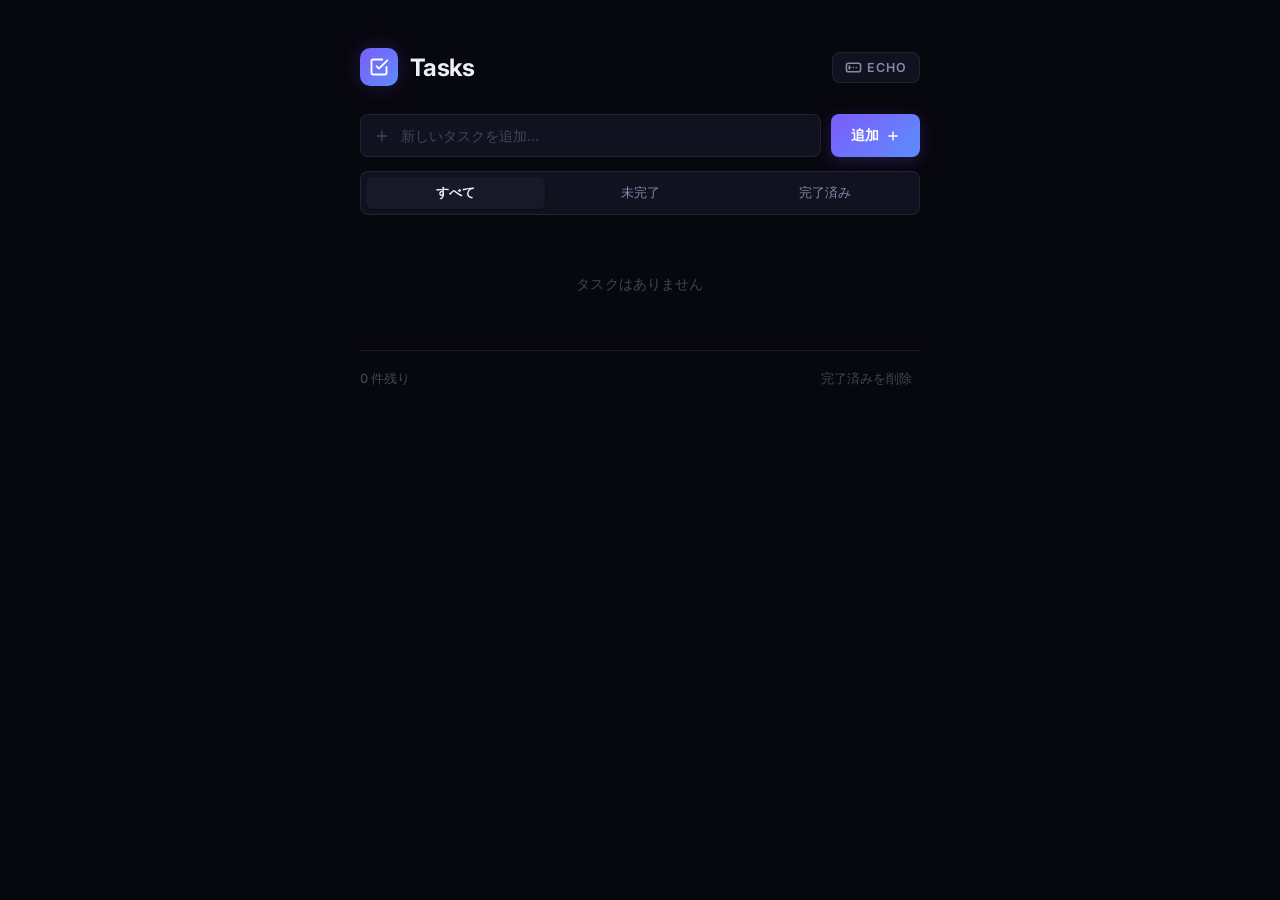
<file: index.html>
<!DOCTYPE html>
<html lang="ja">
<head>
  <meta charset="UTF-8">
  <meta name="viewport" content="width=device-width, initial-scale=1.0">
  <title>Tasks — ToDoアプリ</title>
  <link rel="preconnect" href="https://fonts.googleapis.com">
  <link rel="preconnect" href="https://fonts.gstatic.com" crossorigin>
  <link href="https://fonts.googleapis.com/css2?family=Inter:wght@400;500;600;700&display=swap" rel="stylesheet">
  <link rel="stylesheet" href="style.css">
</head>
<body>
  <div class="app">

    <header class="header">
      <div class="header-icon">
        <svg width="20" height="20" viewBox="0 0 24 24" fill="none" stroke="currentColor" stroke-width="2.2" stroke-linecap="round" stroke-linejoin="round">
          <path d="M9 11l3 3L22 4"/>
          <path d="M21 12v7a2 2 0 0 1-2 2H5a2 2 0 0 1-2-2V5a2 2 0 0 1 2-2h11"/>
        </svg>
      </div>
      <h1>Tasks</h1>
      <a href="game.html" class="game-link" title="ECHOゲームで遊ぶ">
        <svg width="17" height="17" viewBox="0 0 24 24" fill="none" stroke="currentColor" stroke-width="2.2" stroke-linecap="round" stroke-linejoin="round">
          <rect x="2" y="6" width="20" height="12" rx="3"/>
          <path d="M12 12h.01M8 12h.01M16 12h.01"/>
          <path d="M6 10v4"/>
        </svg>
        ECHO
      </a>
    </header>

    <form id="todo-form" class="input-row" novalidate>
      <div class="input-wrap">
        <svg class="input-icon" width="16" height="16" viewBox="0 0 24 24" fill="none" stroke="currentColor" stroke-width="2" stroke-linecap="round" stroke-linejoin="round">
          <line x1="12" y1="5" x2="12" y2="19"/><line x1="5" y1="12" x2="19" y2="12"/>
        </svg>
        <input
          type="text"
          id="todo-input"
          placeholder="新しいタスクを追加..."
          autocomplete="off"
          maxlength="120"
          spellcheck="false"
        >
      </div>
      <button type="submit" class="btn-add">
        <span>追加</span>
        <svg width="14" height="14" viewBox="0 0 24 24" fill="none" stroke="currentColor" stroke-width="2.5" stroke-linecap="round" stroke-linejoin="round">
          <line x1="12" y1="5" x2="12" y2="19"/><line x1="5" y1="12" x2="19" y2="12"/>
        </svg>
      </button>
    </form>

    <nav class="filters">
      <button class="filter-btn active" data-filter="all">すべて</button>
      <button class="filter-btn" data-filter="active">未完了</button>
      <button class="filter-btn" data-filter="completed">完了済み</button>
    </nav>

    <ul id="todo-list" role="list" aria-label="タスク一覧"></ul>

    <footer class="footer">
      <span id="remaining-count" class="count-label"></span>
      <button id="clear-completed" class="btn-ghost">完了済みを削除</button>
    </footer>

  </div>
  <script src="app.js"></script>
</body>
</html>
</file>
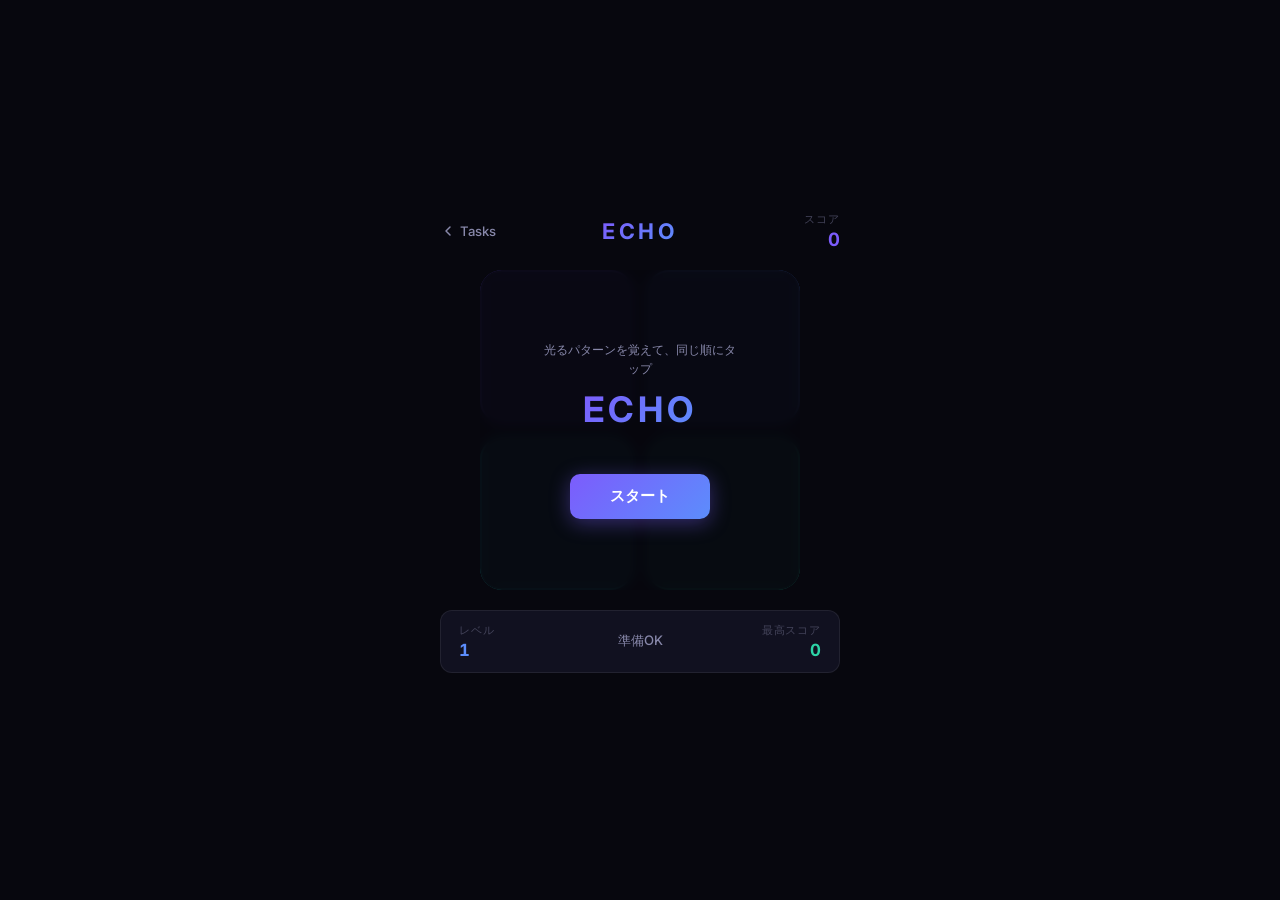
<file: game.html>
<!DOCTYPE html>
<html lang="ja">
<head>
  <meta charset="UTF-8">
  <meta name="viewport" content="width=device-width, initial-scale=1.0">
  <title>ECHO — メモリーゲーム</title>
  <link rel="preconnect" href="https://fonts.googleapis.com">
  <link rel="preconnect" href="https://fonts.gstatic.com" crossorigin>
  <link href="https://fonts.googleapis.com/css2?family=Inter:wght@400;500;600;700&display=swap" rel="stylesheet">
  <link rel="stylesheet" href="game.css">
</head>
<body>
  <div class="game-wrap">

    <header class="game-header">
      <a href="index.html" class="back-link">
        <svg width="16" height="16" viewBox="0 0 24 24" fill="none" stroke="currentColor" stroke-width="2.2" stroke-linecap="round" stroke-linejoin="round">
          <polyline points="15,18 9,12 15,6"/>
        </svg>
        Tasks
      </a>
      <h1 class="game-title">ECHO</h1>
      <div class="score-box">
        <span class="meta-label">スコア</span>
        <span id="score" class="score-num">0</span>
      </div>
    </header>

    <div class="board-area">
      <div id="board" class="board">
        <button class="tile" data-idx="0" aria-label="タイル1" disabled></button>
        <button class="tile" data-idx="1" aria-label="タイル2" disabled></button>
        <button class="tile" data-idx="2" aria-label="タイル3" disabled></button>
        <button class="tile" data-idx="3" aria-label="タイル4" disabled></button>
      </div>

      <!-- Start / Game-over overlay sits inside board-area -->
      <div id="overlay" class="overlay">
        <div class="overlay-inner">
          <p class="overlay-eyebrow" id="overlay-eyebrow">光るパターンを覚えて、同じ順にタップ</p>
          <h2 class="overlay-heading" id="overlay-heading">ECHO</h2>
          <p class="overlay-sub" id="overlay-sub"></p>
          <button id="action-btn" class="action-btn">スタート</button>
        </div>
      </div>
    </div>

    <div class="stats-bar">
      <div class="stat">
        <span class="meta-label">レベル</span>
        <span id="level" class="stat-val level-val">1</span>
      </div>
      <span id="status-msg" class="status-msg">準備OK</span>
      <div class="stat stat-right">
        <span class="meta-label">最高スコア</span>
        <span id="best" class="stat-val best-val">0</span>
      </div>
    </div>

  </div>
  <script src="game.js"></script>
</body>
</html>
</file>
<file: style.css>
/* =============================================
   Design tokens
   ============================================= */
:root {
  --bg:           #07070e;
  --surface:      #0d0d18;
  --card:         #111120;
  --elevated:     #181828;
  --border:       rgba(255,255,255,0.07);
  --border-focus: rgba(124,92,252,0.6);
  --accent:       #7c5cfc;
  --accent-light: #9f82fd;
  --accent-glow:  rgba(124,92,252,0.22);
  --accent-btn:   linear-gradient(135deg,#7c5cfc 0%,#5c8dfc 100%);
  --text-1:       #eeeef5;
  --text-2:       #8888aa;
  --text-3:       #44445a;
  --success:      #2dd4a7;
  --danger:       #ff6b6b;
  --danger-dim:   rgba(255,107,107,0.12);
  --radius:       12px;
  --radius-sm:    8px;
  --transition:   0.18s ease;
}

/* =============================================
   Reset & base
   ============================================= */
*, *::before, *::after { box-sizing: border-box; margin: 0; padding: 0; }

html { -webkit-font-smoothing: antialiased; }

body {
  font-family: 'Inter', system-ui, -apple-system, sans-serif;
  background: var(--bg);
  color: var(--text-1);
  min-height: 100vh;
  display: flex;
  align-items: flex-start;
  justify-content: center;
  padding: 48px 16px 80px;
}

/* =============================================
   App shell
   ============================================= */
.app {
  width: 100%;
  max-width: 560px;
}

/* =============================================
   Header
   ============================================= */
.header {
  display: flex;
  align-items: center;
  gap: 12px;
  margin-bottom: 28px;
}

.header-icon {
  width: 38px;
  height: 38px;
  border-radius: 10px;
  background: var(--accent-btn);
  display: flex;
  align-items: center;
  justify-content: center;
  color: #fff;
  flex-shrink: 0;
  box-shadow: 0 0 20px var(--accent-glow);
}

h1 {
  font-size: 1.5rem;
  font-weight: 700;
  letter-spacing: -0.03em;
  background: linear-gradient(135deg, var(--text-1) 30%, var(--text-2));
  -webkit-background-clip: text;
  -webkit-text-fill-color: transparent;
  background-clip: text;
  flex: 1;
}

.game-link {
  display: flex;
  align-items: center;
  gap: 5px;
  padding: 6px 12px;
  border-radius: 8px;
  background: var(--card);
  border: 1.5px solid var(--border);
  color: var(--text-2);
  text-decoration: none;
  font-size: 0.78rem;
  font-weight: 600;
  letter-spacing: 0.08em;
  transition: color var(--transition), border-color var(--transition), background var(--transition);
  white-space: nowrap;
}
.game-link:hover {
  color: var(--accent-light);
  border-color: rgba(124,92,252,0.4);
  background: var(--elevated);
}

/* =============================================
   Input row
   ============================================= */
.input-row {
  display: flex;
  gap: 10px;
  margin-bottom: 14px;
}

.input-wrap {
  flex: 1;
  position: relative;
  display: flex;
  align-items: center;
}

.input-icon {
  position: absolute;
  left: 14px;
  color: var(--text-3);
  pointer-events: none;
  transition: color var(--transition);
}

.input-wrap:focus-within .input-icon {
  color: var(--accent-light);
}

#todo-input {
  width: 100%;
  padding: 12px 14px 12px 40px;
  background: var(--card);
  border: 1.5px solid var(--border);
  border-radius: var(--radius-sm);
  color: var(--text-1);
  font-family: inherit;
  font-size: 0.9rem;
  font-weight: 400;
  outline: none;
  transition: border-color var(--transition), box-shadow var(--transition), background var(--transition);
}

#todo-input::placeholder { color: var(--text-3); }

#todo-input:focus {
  border-color: var(--border-focus);
  background: var(--elevated);
  box-shadow: 0 0 0 3px var(--accent-glow);
}

.btn-add {
  display: flex;
  align-items: center;
  gap: 7px;
  padding: 12px 20px;
  background: var(--accent-btn);
  color: #fff;
  border: none;
  border-radius: var(--radius-sm);
  font-family: inherit;
  font-size: 0.875rem;
  font-weight: 600;
  cursor: pointer;
  white-space: nowrap;
  transition: opacity var(--transition), box-shadow var(--transition), transform var(--transition);
  box-shadow: 0 4px 16px var(--accent-glow);
}

.btn-add:hover {
  opacity: 0.9;
  box-shadow: 0 4px 24px rgba(124,92,252,0.4);
  transform: translateY(-1px);
}

.btn-add:active { transform: translateY(0); opacity: 0.85; }

/* =============================================
   Filters
   ============================================= */
.filters {
  display: flex;
  gap: 6px;
  margin-bottom: 20px;
  background: var(--card);
  border: 1.5px solid var(--border);
  border-radius: var(--radius-sm);
  padding: 5px;
}

.filter-btn {
  flex: 1;
  padding: 7px 10px;
  background: transparent;
  border: none;
  border-radius: 6px;
  color: var(--text-2);
  font-family: inherit;
  font-size: 0.82rem;
  font-weight: 500;
  cursor: pointer;
  transition: color var(--transition), background var(--transition);
}

.filter-btn:hover { color: var(--text-1); background: var(--elevated); }

.filter-btn.active {
  background: var(--elevated);
  color: var(--text-1);
  font-weight: 600;
  box-shadow: 0 1px 3px rgba(0,0,0,0.4);
}

/* =============================================
   Todo list
   ============================================= */
#todo-list {
  list-style: none;
  display: flex;
  flex-direction: column;
  gap: 6px;
  min-height: 32px;
}

.empty-state {
  text-align: center;
  color: var(--text-3);
  font-size: 0.875rem;
  padding: 40px 0;
  letter-spacing: 0.01em;
}

/* =============================================
   Todo item
   ============================================= */
@keyframes itemIn {
  from { opacity: 0; transform: translateY(-6px); }
  to   { opacity: 1; transform: translateY(0); }
}

@keyframes itemOut {
  from { opacity: 1; transform: translateX(0);    max-height: 56px; margin-bottom: 0; }
  to   { opacity: 0; transform: translateX(16px); max-height: 0;    margin-bottom: -6px; }
}

.todo-item {
  display: flex;
  align-items: center;
  gap: 12px;
  padding: 13px 14px;
  background: var(--card);
  border: 1.5px solid var(--border);
  border-radius: var(--radius-sm);
  transition: border-color var(--transition), background var(--transition);
  animation: itemIn 0.2s cubic-bezier(0.34,1.2,0.64,1) both;
  will-change: transform, opacity;
  overflow: hidden;
}

.todo-item:hover {
  border-color: rgba(255,255,255,0.12);
  background: var(--elevated);
}

.todo-item.leaving {
  animation: itemOut 0.22s ease forwards;
  pointer-events: none;
}

/* Custom checkbox */
.checkbox-wrap {
  position: relative;
  flex-shrink: 0;
  width: 20px;
  height: 20px;
}

.checkbox-wrap input[type="checkbox"] {
  position: absolute;
  opacity: 0;
  width: 100%;
  height: 100%;
  cursor: pointer;
  margin: 0;
  z-index: 1;
}

.checkmark {
  display: flex;
  align-items: center;
  justify-content: center;
  width: 20px;
  height: 20px;
  border: 1.5px solid var(--text-3);
  border-radius: 6px;
  transition: all 0.15s ease;
  background: transparent;
}

.checkmark svg {
  opacity: 0;
  transform: scale(0.5);
  transition: all 0.15s ease;
}

.checkbox-wrap input:hover + .checkmark {
  border-color: var(--accent-light);
}

.checkbox-wrap input:checked + .checkmark {
  background: var(--accent-btn);
  border-color: transparent;
  box-shadow: 0 0 8px var(--accent-glow);
}

.checkbox-wrap input:checked + .checkmark svg {
  opacity: 1;
  transform: scale(1);
}

/* Text */
.todo-text {
  flex: 1;
  font-size: 0.9rem;
  font-weight: 400;
  color: var(--text-1);
  line-height: 1.4;
  word-break: break-word;
  transition: color var(--transition);
}

.todo-item.completed .todo-text {
  color: var(--text-3);
  text-decoration: line-through;
  text-decoration-color: var(--text-3);
}

/* Delete button */
.delete-btn {
  opacity: 0;
  display: flex;
  align-items: center;
  justify-content: center;
  width: 28px;
  height: 28px;
  background: transparent;
  border: none;
  border-radius: 6px;
  color: var(--text-3);
  cursor: pointer;
  flex-shrink: 0;
  transition: opacity var(--transition), color var(--transition), background var(--transition);
}

.todo-item:hover .delete-btn { opacity: 1; }

.delete-btn:hover {
  color: var(--danger);
  background: var(--danger-dim);
}

/* =============================================
   Footer
   ============================================= */
.footer {
  display: flex;
  justify-content: space-between;
  align-items: center;
  margin-top: 16px;
  padding-top: 16px;
  border-top: 1px solid var(--border);
}

.count-label {
  font-size: 0.8rem;
  color: var(--text-3);
  font-weight: 500;
  font-variant-numeric: tabular-nums;
}

.btn-ghost {
  background: none;
  border: none;
  color: var(--text-3);
  font-family: inherit;
  font-size: 0.8rem;
  font-weight: 500;
  cursor: pointer;
  padding: 4px 8px;
  border-radius: 6px;
  transition: color var(--transition), background var(--transition);
}

.btn-ghost:hover {
  color: var(--danger);
  background: var(--danger-dim);
}

/* =============================================
   Scrollbar
   ============================================= */
::-webkit-scrollbar { width: 6px; }
::-webkit-scrollbar-track { background: transparent; }
::-webkit-scrollbar-thumb { background: var(--elevated); border-radius: 99px; }
</file>
<file: game.css>
/* =============================================
   Design tokens (mirrors ToDo app palette)
   ============================================= */
:root {
  --bg:        #07070e;
  --card:      #111120;
  --elevated:  #181828;
  --border:    rgba(255,255,255,0.07);
  --text-1:    #eeeef5;
  --text-2:    #8888aa;
  --text-3:    #44445a;
  --radius:    12px;

  /* Tile colours */
  --c0: #7c5cfc;  --g0: rgba(124,92,252,0.55);
  --c1: #5c8dfc;  --g1: rgba(92,141,252,0.55);
  --c2: #2dd4cf;  --g2: rgba(45,212,207,0.55);
  --c3: #2dd4a7;  --g3: rgba(45,212,167,0.55);

  --dim0: rgba(124,92,252,0.14);
  --dim1: rgba(92,141,252,0.14);
  --dim2: rgba(45,212,207,0.14);
  --dim3: rgba(45,212,167,0.14);

  --border0: rgba(124,92,252,0.28);
  --border1: rgba(92,141,252,0.28);
  --border2: rgba(45,212,207,0.28);
  --border3: rgba(45,212,167,0.28);
}

/* =============================================
   Reset & base
   ============================================= */
*, *::before, *::after { box-sizing: border-box; margin: 0; padding: 0; }
html { -webkit-font-smoothing: antialiased; }

body {
  font-family: 'Inter', system-ui, -apple-system, sans-serif;
  background: var(--bg);
  color: var(--text-1);
  min-height: 100vh;
  display: flex;
  align-items: center;
  justify-content: center;
  padding: 32px 16px 48px;
}

/* =============================================
   Layout
   ============================================= */
.game-wrap {
  width: 100%;
  max-width: 400px;
  display: flex;
  flex-direction: column;
  align-items: center;
  gap: 20px;
}

/* =============================================
   Header
   ============================================= */
.game-header {
  width: 100%;
  display: flex;
  align-items: center;
  justify-content: space-between;
}

.back-link {
  display: flex;
  align-items: center;
  gap: 4px;
  color: var(--text-2);
  text-decoration: none;
  font-size: 0.82rem;
  font-weight: 500;
  transition: color 0.18s;
}
.back-link:hover { color: var(--text-1); }

.game-title {
  font-size: 1.35rem;
  font-weight: 700;
  letter-spacing: 0.18em;
  background: linear-gradient(135deg, var(--c0) 0%, var(--c1) 100%);
  -webkit-background-clip: text;
  -webkit-text-fill-color: transparent;
  background-clip: text;
}

.score-box {
  display: flex;
  flex-direction: column;
  align-items: flex-end;
  gap: 1px;
  min-width: 56px;
}
.score-num {
  font-size: 1.15rem;
  font-weight: 700;
  font-variant-numeric: tabular-nums;
  color: var(--c0);
  transition: transform 0.15s cubic-bezier(0.34,1.56,0.64,1);
}
.score-num.pop { transform: scale(1.35); }

/* =============================================
   Board area (tile grid + overlay wrapper)
   ============================================= */
.board-area {
  position: relative;
  width: 320px;
  height: 320px;
}

.board {
  display: grid;
  grid-template-columns: 1fr 1fr;
  gap: 14px;
  width: 100%;
  height: 100%;
}

/* =============================================
   Tiles
   ============================================= */
.tile {
  border-radius: 22px;
  border: 2px solid;
  cursor: pointer;
  transition: transform 0.08s ease, box-shadow 0.15s ease;
  position: relative;
  overflow: hidden;
}
.tile::after {
  content: '';
  position: absolute;
  inset: 0;
  border-radius: inherit;
  background: radial-gradient(circle at 30% 30%, rgba(255,255,255,0.25), transparent 60%);
  opacity: 0;
  transition: opacity 0.15s;
}
.tile:hover:not(:disabled)::after { opacity: 1; }

.tile[data-idx="0"] { background: var(--dim0); border-color: var(--border0); }
.tile[data-idx="1"] { background: var(--dim1); border-color: var(--border1); }
.tile[data-idx="2"] { background: var(--dim2); border-color: var(--border2); }
.tile[data-idx="3"] { background: var(--dim3); border-color: var(--border3); }

/* Active glow state */
.tile[data-idx="0"].lit { background: var(--c0); border-color: var(--c0); box-shadow: 0 0 30px var(--g0), 0 0 60px var(--g0); }
.tile[data-idx="1"].lit { background: var(--c1); border-color: var(--c1); box-shadow: 0 0 30px var(--g1), 0 0 60px var(--g1); }
.tile[data-idx="2"].lit { background: var(--c2); border-color: var(--c2); box-shadow: 0 0 30px var(--g2), 0 0 60px var(--g2); }
.tile[data-idx="3"].lit { background: var(--c3); border-color: var(--c3); box-shadow: 0 0 30px var(--g3), 0 0 60px var(--g3); }

/* Error flash */
.tile.error {
  background: #ff5a5a !important;
  border-color: #ff5a5a !important;
  box-shadow: 0 0 30px rgba(255,90,90,0.7), 0 0 60px rgba(255,90,90,0.4) !important;
}

.tile:hover:not(:disabled) { transform: scale(1.03); }
.tile:active:not(:disabled) { transform: scale(0.96); }
.tile:disabled { cursor: default; }

/* =============================================
   Overlay
   ============================================= */
.overlay {
  position: absolute;
  inset: 0;
  border-radius: 22px;
  background: rgba(7,7,14,0.82);
  backdrop-filter: blur(6px);
  -webkit-backdrop-filter: blur(6px);
  display: flex;
  align-items: center;
  justify-content: center;
  z-index: 10;
  transition: opacity 0.25s ease;
}
.overlay.hidden {
  opacity: 0;
  pointer-events: none;
}

.overlay-inner {
  display: flex;
  flex-direction: column;
  align-items: center;
  gap: 10px;
  padding: 28px 20px;
  text-align: center;
}

.overlay-eyebrow {
  font-size: 0.78rem;
  color: var(--text-2);
  max-width: 200px;
  line-height: 1.55;
}

.overlay-heading {
  font-size: 2.2rem;
  font-weight: 700;
  letter-spacing: 0.12em;
  background: linear-gradient(135deg, var(--c0), var(--c1));
  -webkit-background-clip: text;
  -webkit-text-fill-color: transparent;
  background-clip: text;
}

.overlay-sub {
  font-size: 0.88rem;
  color: var(--c2);
  font-weight: 600;
  min-height: 1.3em;
}

.action-btn {
  margin-top: 6px;
  padding: 12px 40px;
  background: linear-gradient(135deg, var(--c0) 0%, var(--c1) 100%);
  color: #fff;
  border: none;
  border-radius: 10px;
  font-family: inherit;
  font-size: 0.95rem;
  font-weight: 600;
  cursor: pointer;
  box-shadow: 0 4px 20px rgba(124,92,252,0.4);
  transition: opacity 0.18s, transform 0.18s, box-shadow 0.18s;
}
.action-btn:hover {
  opacity: 0.9;
  transform: translateY(-2px);
  box-shadow: 0 6px 28px rgba(124,92,252,0.5);
}
.action-btn:active { transform: translateY(0); opacity: 0.85; }

/* =============================================
   Stats bar
   ============================================= */
.stats-bar {
  width: 100%;
  display: flex;
  align-items: center;
  justify-content: space-between;
  padding: 12px 18px;
  background: var(--card);
  border: 1.5px solid var(--border);
  border-radius: var(--radius);
}

.stat {
  display: flex;
  flex-direction: column;
  gap: 2px;
  min-width: 64px;
}
.stat-right { align-items: flex-end; }

.meta-label {
  font-size: 0.68rem;
  color: var(--text-3);
  text-transform: uppercase;
  letter-spacing: 0.08em;
}

.stat-val {
  font-size: 1.05rem;
  font-weight: 700;
  font-variant-numeric: tabular-nums;
}
.level-val { color: var(--c1); }
.best-val  { color: var(--c3); }

.status-msg {
  font-size: 0.82rem;
  font-weight: 500;
  color: var(--text-2);
  text-align: center;
  flex: 1;
  padding: 0 8px;
  transition: color 0.2s;
}

/* =============================================
   Board shake animation (game over)
   ============================================= */
@keyframes shake {
  0%,100% { transform: translateX(0); }
  20%      { transform: translateX(-8px); }
  40%      { transform: translateX(8px); }
  60%      { transform: translateX(-6px); }
  80%      { transform: translateX(6px); }
}
.board.shake { animation: shake 0.45s ease; }
</file>
